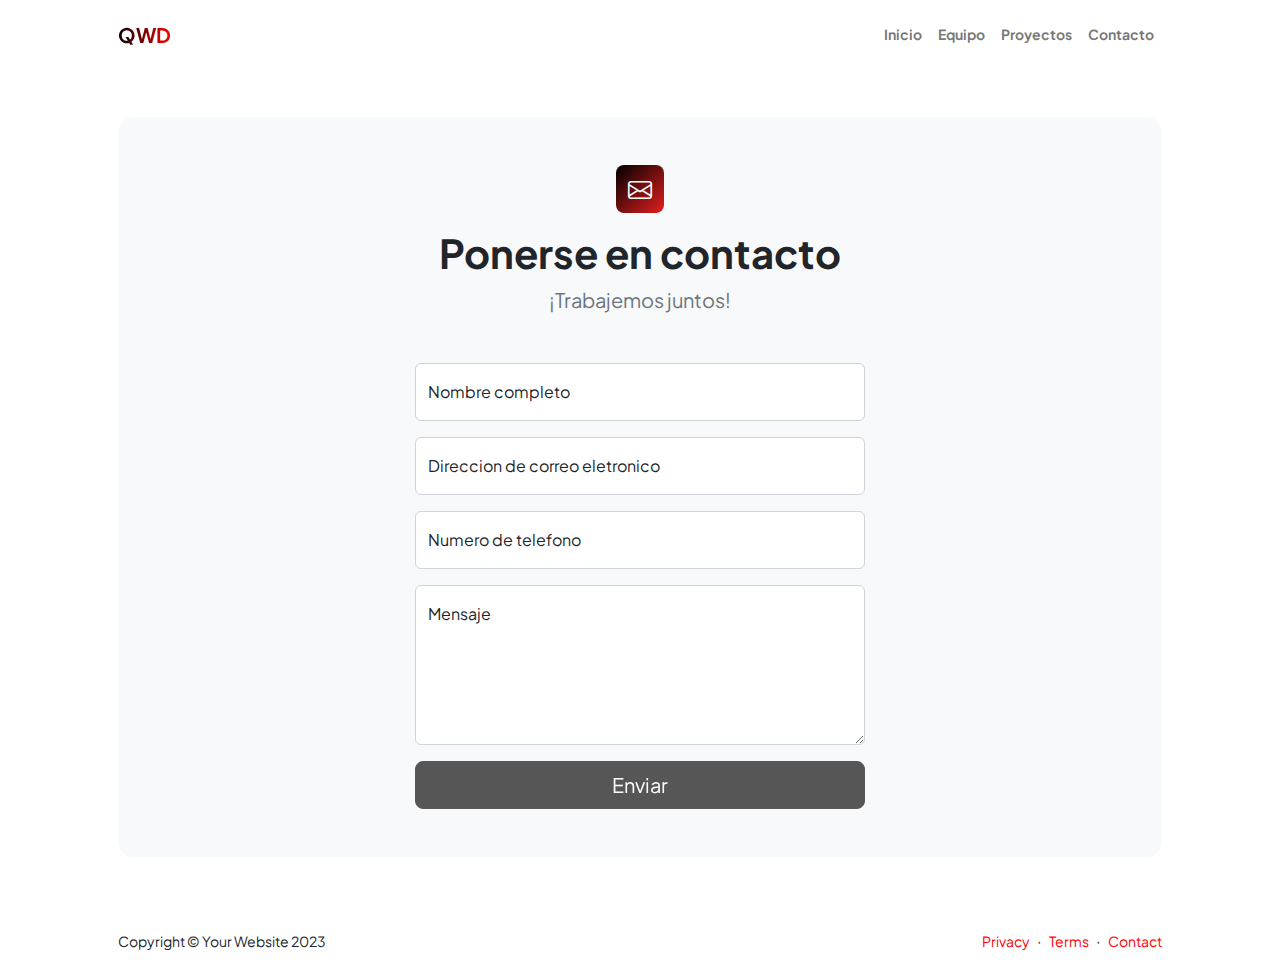
<file: contact.html>
<!DOCTYPE html>
<html lang="en">
    <head>
        <meta charset="utf-8" />
        <meta name="viewport" content="width=device-width, initial-scale=1, shrink-to-fit=no" />
        <meta name="description" content />
        <meta name="author" content />
        <title>Modern Business - Start Bootstrap Template</title>
        <!-- Favicon-->
        <link rel="icon" type="image/x-icon" href="assets/favicon.ico" />
        <!-- Custom Google font-->
        <link rel="preconnect" href="https://fonts.googleapis.com" />
        <link rel="preconnect" href="https://fonts.gstatic.com" crossorigin />
        <link href="https://fonts.googleapis.com/css2?family=Plus+Jakarta+Sans:wght@100;200;300;400;500;600;700;800;900&amp;display=swap" rel="stylesheet" />
        <!-- Bootstrap icons-->
        <link href="https://cdn.jsdelivr.net/npm/bootstrap-icons@1.8.1/font/bootstrap-icons.css" rel="stylesheet" />
        <!-- Core theme CSS (includes Bootstrap)-->
        <link href="css/styles.css" rel="stylesheet" />
    </head>
    <body class="d-flex flex-column">
        <main class="flex-shrink-0">
            <!-- Navigation-->
            <nav class="navbar navbar-expand-lg navbar-light bg-white py-3">
                <div class="container px-5">
                    <a class="navbar-brand" href="index.html"><span class="fw-bolder text-primary">QWD</span></a>
                    <button class="navbar-toggler" type="button" data-bs-toggle="collapse" data-bs-target="#navbarSupportedContent" aria-controls="navbarSupportedContent" aria-expanded="false" aria-label="Toggle navigation"><span class="navbar-toggler-icon"></span></button>
                    <div class="collapse navbar-collapse" id="navbarSupportedContent">
                        <ul class="navbar-nav ms-auto mb-2 mb-lg-0 small fw-bolder">
                            <li class="nav-item"><a class="nav-link" href="index.html">Inicio</a></li>
                            <li class="nav-item"><a class="nav-link" href="resume.html">Equipo</a></li>
                            <li class="nav-item"><a class="nav-link" href="projects.html">Proyectos</a></li>
                            <li class="nav-item"><a class="nav-link" href="contact.html">Contacto</a></li>
                        </ul>
                    </div>
                </div>
            </nav>
            <!-- Page content-->
            <section class="py-5">
                <div class="container px-5">
                    <!-- Contact form-->
                    <div class="bg-light rounded-4 py-5 px-4 px-md-5">
                        <div class="text-center mb-5">
                            <div class="feature bg-primary bg-gradient-primary-to-secondary text-white rounded-3 mb-3"><i class="bi bi-envelope"></i></div>
                            <h1 class="fw-bolder">Ponerse en contacto</h1>
                            <p class="lead fw-normal text-muted mb-0">¡Trabajemos juntos!</p>
                        </div>
                        <div class="row gx-5 justify-content-center">
                            <div class="col-lg-8 col-xl-6">
                                <!-- * * * * * * * * * * * * * * *-->
                                <!-- * * SB Forms Contact Form * *-->
                                <!-- * * * * * * * * * * * * * * *-->
                                <!-- This form is pre-integrated with SB Forms.-->
                                <!-- To make this form functional, sign up at-->
                                <!-- https://startbootstrap.com/solution/contact-forms-->
                                <!-- to get an API token!-->
                                <form id="contactForm" data-sb-form-api-token="API_TOKEN">
                                    <!-- Name input-->
                                    <div class="form-floating mb-3">
                                        <input class="form-control" id="name" type="text" placeholder="Enter your name..." data-sb-validations="required" />
                                        <label for="name">Nombre completo</label>
                                        <div class="invalid-feedback" data-sb-feedback="name:required">Al menos un nombre es requerido.</div>
                                    </div>
                                    <!-- Email address input-->
                                    <div class="form-floating mb-3">
                                        <input class="form-control" id="email" type="email" placeholder="name@example.com" data-sb-validations="required,email" />
                                        <label for="email">Direccion de correo eletronico</label>
                                        <div class="invalid-feedback" data-sb-feedback="email:required">Se requiere un correo eletronico.</div>
                                        <div class="invalid-feedback" data-sb-feedback="email:email">La dirección de correo electronico no es valida.</div>
                                    </div>
                                    <!-- Phone number input-->
                                    <div class="form-floating mb-3">
                                        <input class="form-control" id="phone" type="tel" placeholder="(123) 456-7890" data-sb-validations="required" />
                                        <label for="phone">Numero de telefono</label>
                                        <div class="invalid-feedback" data-sb-feedback="phone:required">Se requiere un numero de telefono.</div>
                                    </div>
                                    <!-- Message input-->
                                    <div class="form-floating mb-3">
                                        <textarea class="form-control" id="message" type="text" placeholder="Enter your message here..." style="height: 10rem" data-sb-validations="required"></textarea>
                                        <label for="message">Mensaje</label>
                                        <div class="invalid-feedback" data-sb-feedback="message:required">Se requiere un mensaje.</div>
                                    </div>
                                    <!-- Submit success message-->
                                    <!---->
                                    <!-- This is what your users will see when the form-->
                                    <!-- has successfully submitted-->
                                    <div class="d-none" id="submitSuccessMessage">
                                        <div class="text-center mb-3">
                                            <div class="fw-bolder">Form submission successful!</div>
                                            To activate this form, sign up at
                                            <br />
                                            <a href="https://startbootstrap.com/solution/contact-forms">https://startbootstrap.com/solution/contact-forms</a>
                                        </div>
                                    </div>
                                    <!-- Submit error message-->
                                    <!---->
                                    <!-- This is what your users will see when there is-->
                                    <!-- an error submitting the form-->
                                    <div class="d-none" id="submitErrorMessage"><div class="text-center text-danger mb-3">Error sending message!</div></div>
                                    <!-- Submit Button-->
                                    <div class="d-grid"><button class="btn btn-primary btn-lg disabled" id="submitButton" type="submit">Enviar</button></div>
                                </form>
                            </div>
                        </div>
                    </div>
                </div>
            </section>
        </main>
        <!-- Footer-->
        <footer class="bg-white py-4 mt-auto">
            <div class="container px-5">
                <div class="row align-items-center justify-content-between flex-column flex-sm-row">
                    <div class="col-auto"><div class="small m-0">Copyright &copy; Your Website 2023</div></div>
                    <div class="col-auto">
                        <a class="small" href="#!">Privacy</a>
                        <span class="mx-1">&middot;</span>
                        <a class="small" href="#!">Terms</a>
                        <span class="mx-1">&middot;</span>
                        <a class="small" href="#!">Contact</a>
                    </div>
                </div>
            </div>
        </footer>
        <!-- Bootstrap core JS-->
        <script src="https://cdn.jsdelivr.net/npm/bootstrap@5.2.3/dist/js/bootstrap.bundle.min.js"></script>
        <!-- Core theme JS-->
        <script src="js/scripts.js"></script>
        <!-- * * * * * * * * * * * * * * * * * * * * * * * * * * * * * * * * * * * * * * * *-->
        <!-- * *                               SB Forms JS                               * *-->
        <!-- * * Activate your form at https://startbootstrap.com/solution/contact-forms * *-->
        <!-- * * * * * * * * * * * * * * * * * * * * * * * * * * * * * * * * * * * * * * * *-->
        <script src="https://cdn.startbootstrap.com/sb-forms-latest.js"></script>
    </body>
</html>
</file>
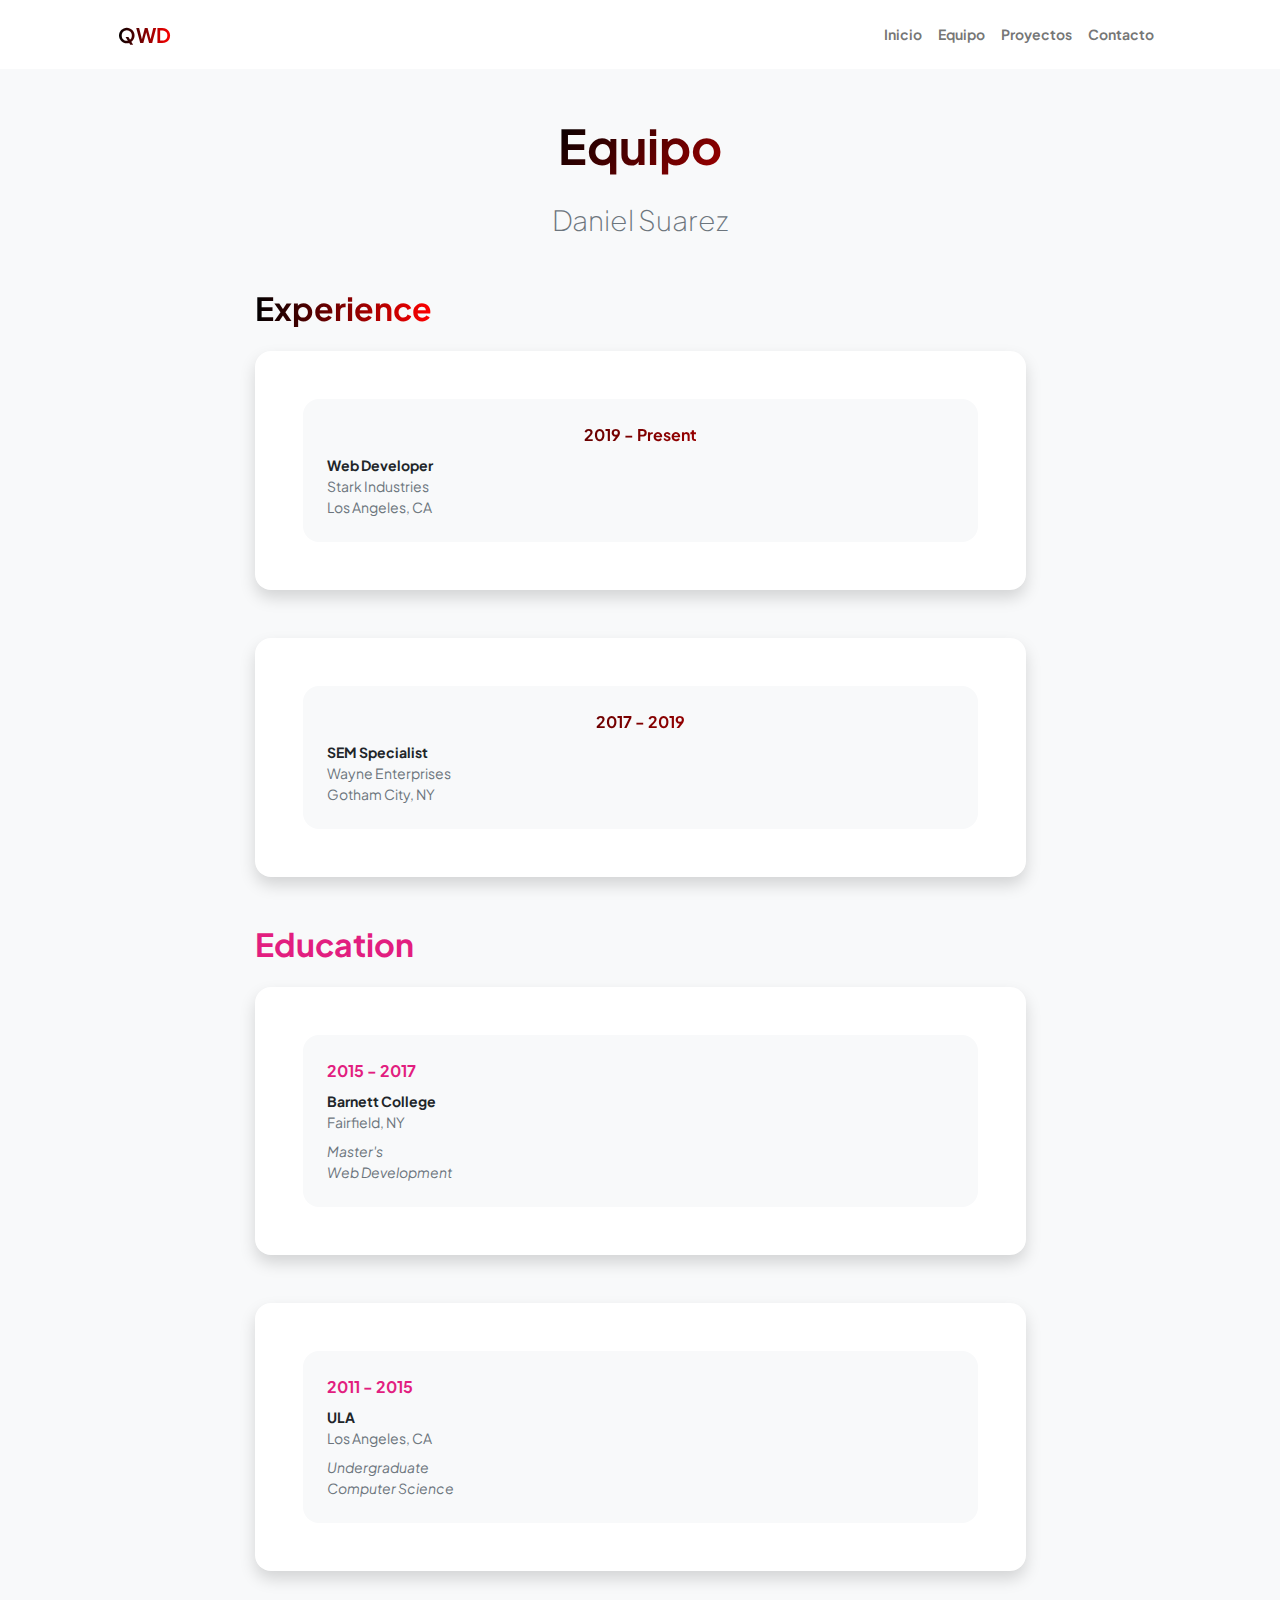
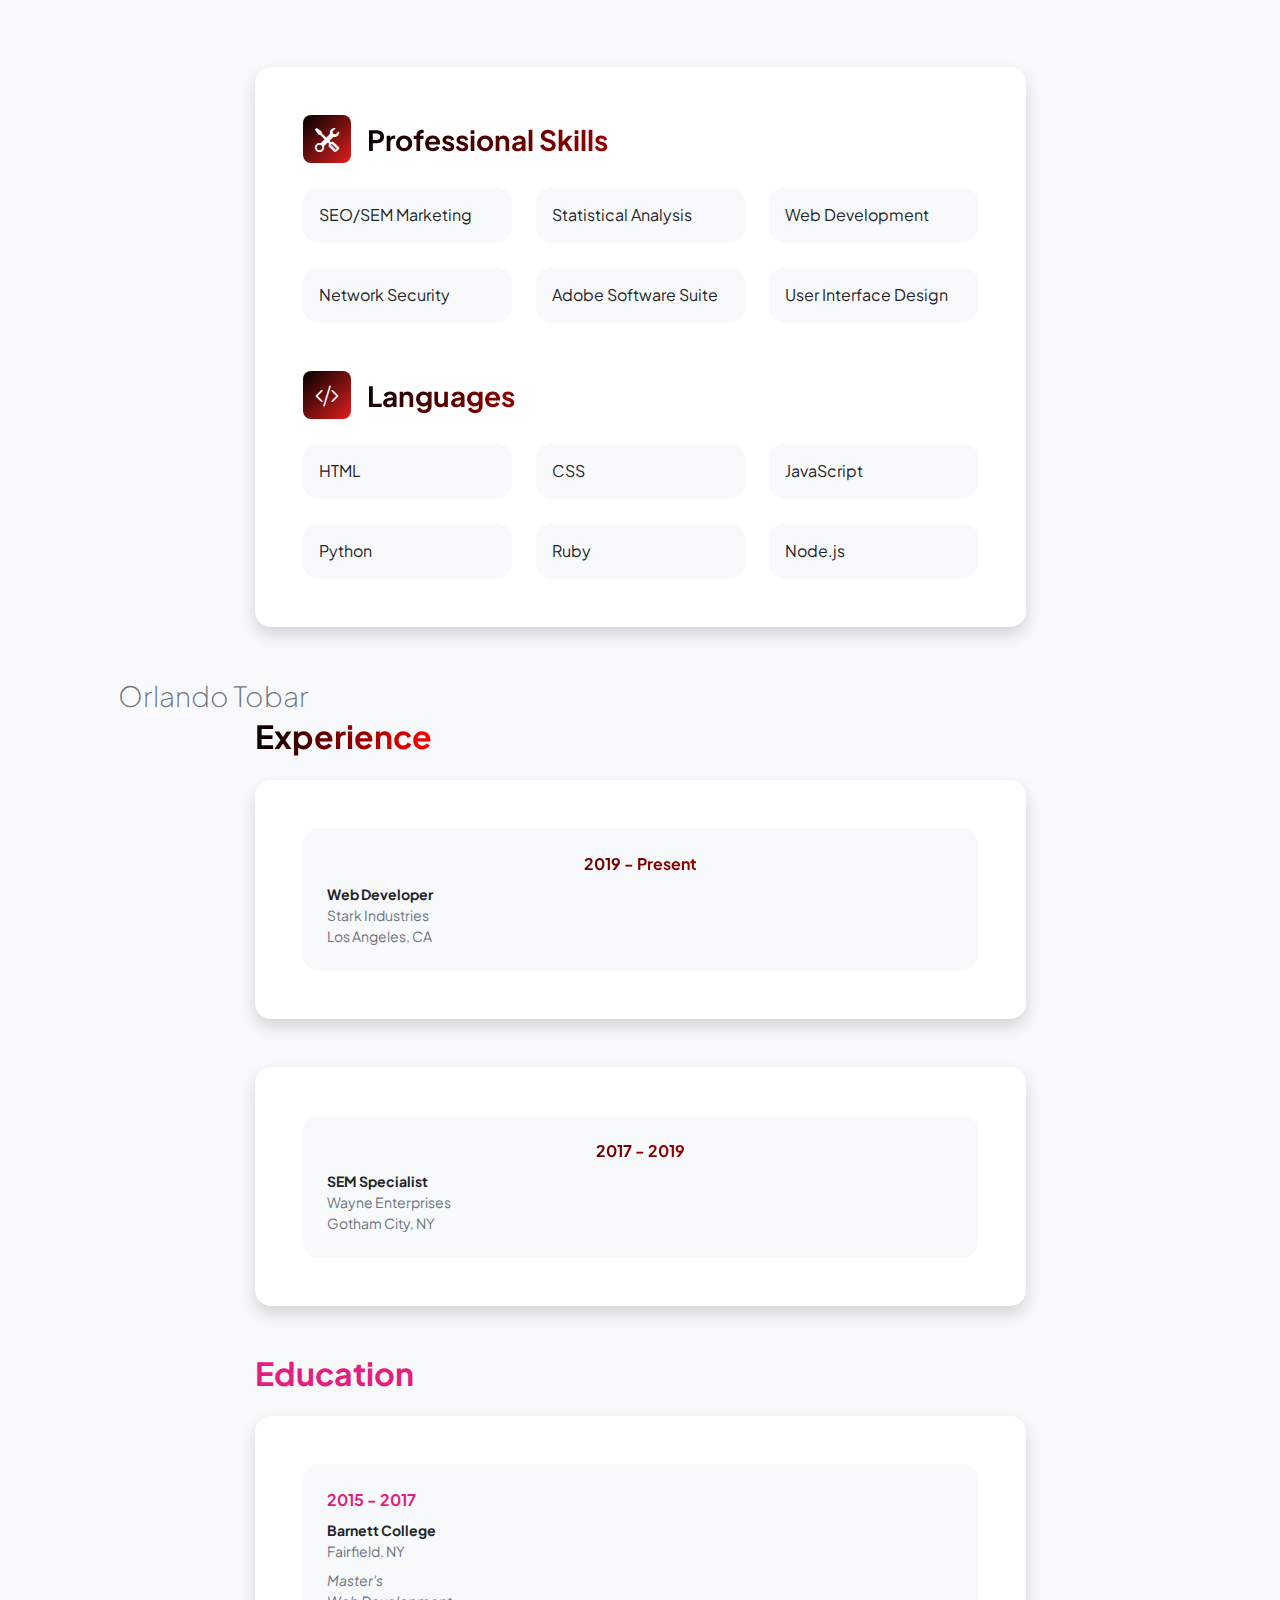
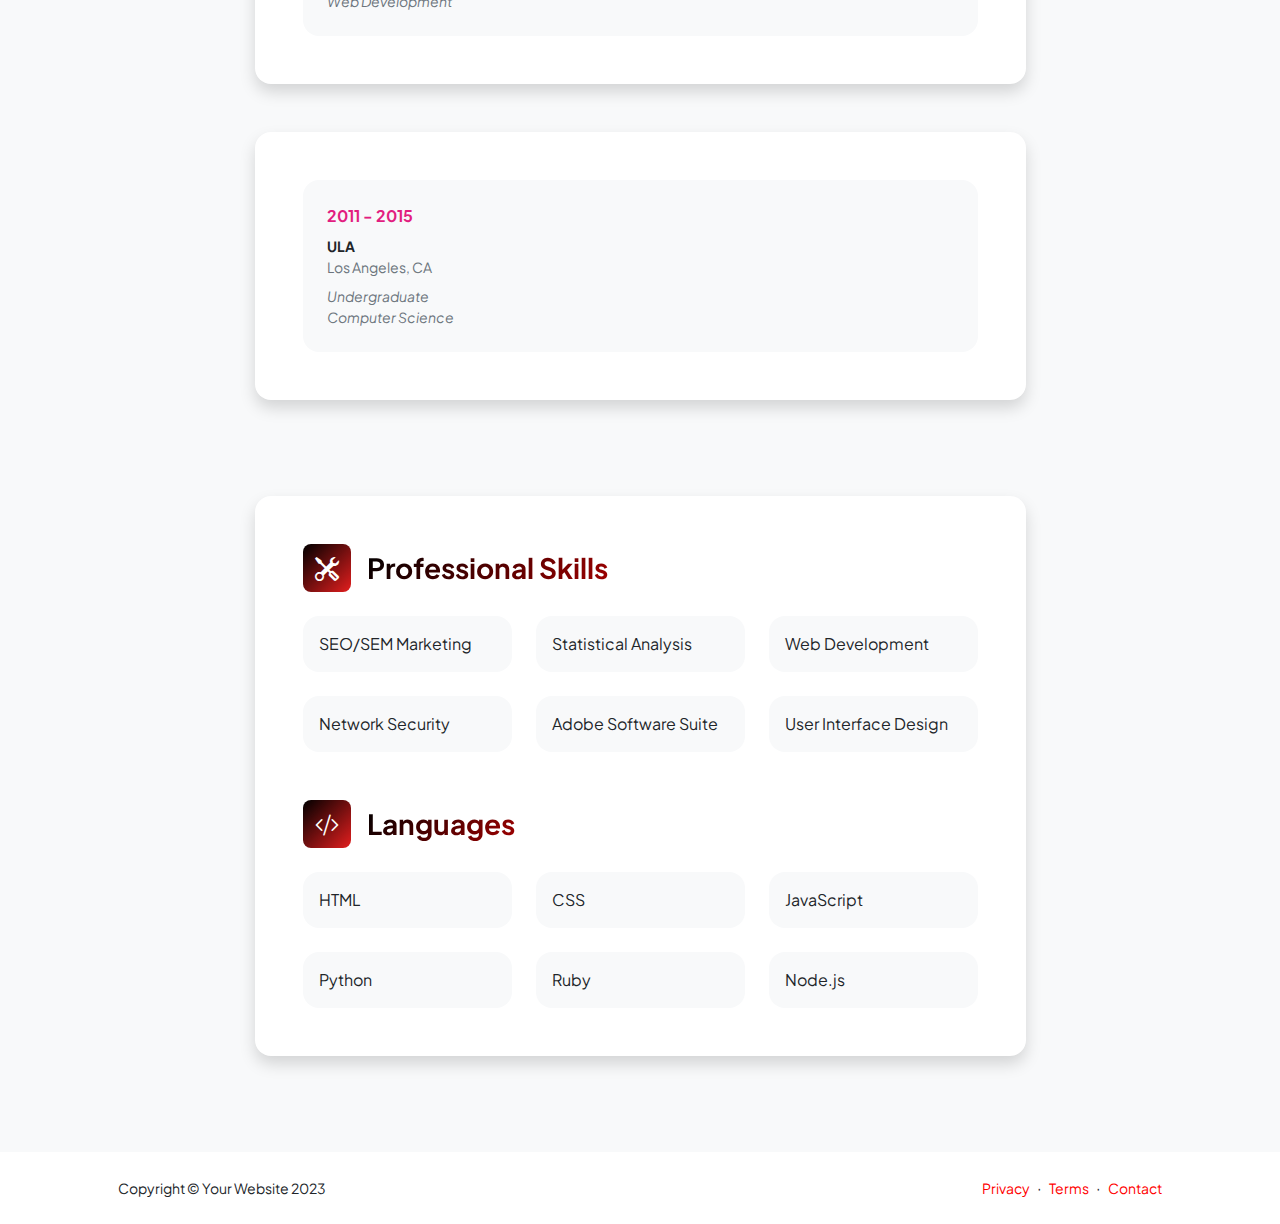
<file: resume.html>
<!DOCTYPE html>
<html lang="en">
    <head>
        <meta charset="utf-8" />
        <meta name="viewport" content="width=device-width, initial-scale=1, shrink-to-fit=no" />
        <meta name="description" content="" />
        <meta name="author" content="" />
        <title>Personal - Start Bootstrap Template</title>
        <!-- Favicon-->
        <link rel="icon" type="image/x-icon" href="assets/favicon.ico" />
        <!-- Custom Google font-->
        <link rel="preconnect" href="https://fonts.googleapis.com" />
        <link rel="preconnect" href="https://fonts.gstatic.com" crossorigin />
        <link href="https://fonts.googleapis.com/css2?family=Plus+Jakarta+Sans:wght@100;200;300;400;500;600;700;800;900&amp;display=swap" rel="stylesheet" />
        <!-- Bootstrap icons-->
        <link href="https://cdn.jsdelivr.net/npm/bootstrap-icons@1.8.1/font/bootstrap-icons.css" rel="stylesheet" />
        <!-- Core theme CSS (includes Bootstrap)-->
        <link href="css/styles.css" rel="stylesheet" />
    </head>
    <body class="d-flex flex-column h-100 bg-light">
        <main class="flex-shrink-0">
            <!-- Navigation-->
            <nav class="navbar navbar-expand-lg navbar-light bg-white py-3">
                <div class="container px-5">
                    <a class="navbar-brand" href="index.html"><span class="fw-bolder text-primary">QWD</span></a>
                    <button class="navbar-toggler" type="button" data-bs-toggle="collapse" data-bs-target="#navbarSupportedContent" aria-controls="navbarSupportedContent" aria-expanded="false" aria-label="Toggle navigation"><span class="navbar-toggler-icon"></span></button>
                    <div class="collapse navbar-collapse" id="navbarSupportedContent">
                        <ul class="navbar-nav ms-auto mb-2 mb-lg-0 small fw-bolder">
                            <li class="nav-item"><a class="nav-link" href="index.html">Inicio</a></li>
                            <li class="nav-item"><a class="nav-link" href="resume.html">Equipo</a></li>
                            <li class="nav-item"><a class="nav-link" href="projects.html">Proyectos</a></li>
                            <li class="nav-item"><a class="nav-link" href="contact.html">Contacto</a></li>
                        </ul>
                    </div>
                </div>
            </nav>
            <!-- Page Content-->
            <div class="container px-5 my-5">
                <div class="text-center mb-5">
                    <h1 class="display-5 fw-bolder mb-0"><span class="text-gradient d-inline">Equipo</span></h1>
                    <br>
                    <div class="fs-3 fw-light text-muted">Daniel Suarez</div>
                </div>
                <div class="row gx-5 justify-content-center">
                    <div class="col-lg-11 col-xl-9 col-xxl-8">
                        <!-- Experience Section-->
                        <section>
                            <div class="d-flex align-items-center justify-content-between mb-4">
                                <h2 class="text-primary fw-bolder mb-0">Experience</h2>
                                <!-- Download resume button-->
                                <!-- Note: Set the link href target to a PDF file within your project-->
                                <!-- <a class="btn btn-primary px-4 py-3" href="#!">
                                    <div class="d-inline-block bi bi-download me-2"></div>
                                    Download Resume
                                </a> -->
                            </div>
                            <!-- Experience Card 1-->
                            <div class="card shadow border-0 rounded-4 mb-5">
                                <div class="card-body p-5">
                                    <div class="row align-items-center gx-5">
                                        <div class="col text-center text-lg-start mb-4 mb-lg-0">
                                            <div class="bg-light p-4 rounded-4">
                                                <div class="text-primary fw-bolder mb-2">2019 - Present</div>
                                                <div class="small fw-bolder">Web Developer</div>
                                                <div class="small text-muted">Stark Industries</div>
                                                <div class="small text-muted">Los Angeles, CA</div>
                                            </div>
                                        </div>
                                        <!-- <div class="col-lg-8"><div>Lorem ipsum dolor sit amet consectetur adipisicing elit. Delectus laudantium, voluptatem quis repellendus eaque sit animi illo ipsam amet officiis corporis sed aliquam non voluptate corrupti excepturi maxime porro fuga.</div></div> -->
                                    </div>
                                </div>
                            </div>
                            <!-- Experience Card 2-->
                            <div class="card shadow border-0 rounded-4 mb-5">
                                <div class="card-body p-5">
                                    <div class="row align-items-center gx-5">
                                        <div class="col text-center text-lg-start mb-4 mb-lg-0">
                                            <div class="bg-light p-4 rounded-4">
                                                <div class="text-primary fw-bolder mb-2">2017 - 2019</div>
                                                <div class="small fw-bolder">SEM Specialist</div>
                                                <div class="small text-muted">Wayne Enterprises</div>
                                                <div class="small text-muted">Gotham City, NY</div>
                                            </div>
                                        </div>
                                        <!-- <div class="col-lg-8"><div>Lorem ipsum dolor sit amet consectetur adipisicing elit. Delectus laudantium, voluptatem quis repellendus eaque sit animi illo ipsam amet officiis corporis sed aliquam non voluptate corrupti excepturi maxime porro fuga.</div></div> -->
                                    </div>
                                </div>
                            </div>
                        </section>
                        <!-- Education Section-->
                        <section>
                            <h2 class="text-secondary fw-bolder mb-4">Education</h2>
                            <!-- Education Card 1-->
                            <div class="card shadow border-0 rounded-4 mb-5">
                                <div class="card-body p-5">
                                    <div class="row align-items-center gx-5">
                                        <div class="col text-center text-lg-start mb-4 mb-lg-0">
                                            <div class="bg-light p-4 rounded-4">
                                                <div class="text-secondary fw-bolder mb-2">2015 - 2017</div>
                                                <div class="mb-2">
                                                    <div class="small fw-bolder">Barnett College</div>
                                                    <div class="small text-muted">Fairfield, NY</div>
                                                </div>
                                                <div class="fst-italic">
                                                    <div class="small text-muted">Master's</div>
                                                    <div class="small text-muted">Web Development</div>
                                                </div>
                                            </div>
                                        </div>
                                        <!-- <div class="col-lg-8"><div>Lorem ipsum dolor sit amet consectetur adipisicing elit. Delectus laudantium, voluptatem quis repellendus eaque sit animi illo ipsam amet officiis corporis sed aliquam non voluptate corrupti excepturi maxime porro fuga.</div></div> -->
                                    </div>
                                </div>
                            </div>
                            <!-- Education Card 2-->
                            <div class="card shadow border-0 rounded-4 mb-5">
                                <div class="card-body p-5">
                                    <div class="row align-items-center gx-5">
                                        <div class="col text-center text-lg-start mb-4 mb-lg-0">
                                            <div class="bg-light p-4 rounded-4">
                                                <div class="text-secondary fw-bolder mb-2">2011 - 2015</div>
                                                <div class="mb-2">
                                                    <div class="small fw-bolder">ULA</div>
                                                    <div class="small text-muted">Los Angeles, CA</div>
                                                </div>
                                                <div class="fst-italic">
                                                    <div class="small text-muted">Undergraduate</div>
                                                    <div class="small text-muted">Computer Science</div>
                                                </div>
                                            </div>
                                        </div>
                                        <!-- <div class="col-lg-8"><div>Lorem ipsum dolor sit amet consectetur adipisicing elit. Delectus laudantium, voluptatem quis repellendus eaque sit animi illo ipsam amet officiis corporis sed aliquam non voluptate corrupti excepturi maxime porro fuga.</div></div> -->
                                    </div>
                                </div>
                            </div>
                        </section>
                        <!-- Divider-->
                        <div class="pb-5"></div>
                        <!-- Skills Section-->
                        <section>
                            <!-- Skillset Card-->
                            <div class="card shadow border-0 rounded-4 mb-5">
                                <div class="card-body p-5">
                                    <!-- Professional skills list-->
                                    <div class="mb-5">
                                        <div class="d-flex align-items-center mb-4">
                                            <div class="feature bg-primary bg-gradient-primary-to-secondary text-white rounded-3 me-3"><i class="bi bi-tools"></i></div>
                                            <h3 class="fw-bolder mb-0"><span class="text-gradient d-inline">Professional Skills</span></h3>
                                        </div>
                                        <div class="row row-cols-1 row-cols-md-3 mb-4">
                                            <div class="col mb-4 mb-md-0"><div class="d-flex align-items-center bg-light rounded-4 p-3 h-100">SEO/SEM Marketing</div></div>
                                            <div class="col mb-4 mb-md-0"><div class="d-flex align-items-center bg-light rounded-4 p-3 h-100">Statistical Analysis</div></div>
                                            <div class="col"><div class="d-flex align-items-center bg-light rounded-4 p-3 h-100">Web Development</div></div>
                                        </div>
                                        <div class="row row-cols-1 row-cols-md-3">
                                            <div class="col mb-4 mb-md-0"><div class="d-flex align-items-center bg-light rounded-4 p-3 h-100">Network Security</div></div>
                                            <div class="col mb-4 mb-md-0"><div class="d-flex align-items-center bg-light rounded-4 p-3 h-100">Adobe Software Suite</div></div>
                                            <div class="col"><div class="d-flex align-items-center bg-light rounded-4 p-3 h-100">User Interface Design</div></div>
                                        </div>
                                    </div>
                                    <!-- Languages list-->
                                    <div class="mb-0">
                                        <div class="d-flex align-items-center mb-4">
                                            <div class="feature bg-primary bg-gradient-primary-to-secondary text-white rounded-3 me-3"><i class="bi bi-code-slash"></i></div>
                                            <h3 class="fw-bolder mb-0"><span class="text-gradient d-inline">Languages</span></h3>
                                        </div>
                                        <div class="row row-cols-1 row-cols-md-3 mb-4">
                                            <div class="col mb-4 mb-md-0"><div class="d-flex align-items-center bg-light rounded-4 p-3 h-100">HTML</div></div>
                                            <div class="col mb-4 mb-md-0"><div class="d-flex align-items-center bg-light rounded-4 p-3 h-100">CSS</div></div>
                                            <div class="col"><div class="d-flex align-items-center bg-light rounded-4 p-3 h-100">JavaScript</div></div>
                                        </div>
                                        <div class="row row-cols-1 row-cols-md-3">
                                            <div class="col mb-4 mb-md-0"><div class="d-flex align-items-center bg-light rounded-4 p-3 h-100">Python</div></div>
                                            <div class="col mb-4 mb-md-0"><div class="d-flex align-items-center bg-light rounded-4 p-3 h-100">Ruby</div></div>
                                            <div class="col"><div class="d-flex align-items-center bg-light rounded-4 p-3 h-100">Node.js</div></div>
                                        </div>
                                    </div>
                                </div>
                            </div>
                        </section>
                    </div>
                    <div class="fs-3 fw-light text-muted">Orlando Tobar</div>
                </div>
                <div class="row gx-5 justify-content-center">
                    <div class="col-lg-11 col-xl-9 col-xxl-8">
                        <!-- Experience Section-->
                        <section>
                            <div class="d-flex align-items-center justify-content-between mb-4">
                                <h2 class="text-primary fw-bolder mb-0">Experience</h2>
                                <!-- Download resume button-->
                                <!-- Note: Set the link href target to a PDF file within your project-->
                                <!-- <a class="btn btn-primary px-4 py-3" href="#!">
                                    <div class="d-inline-block bi bi-download me-2"></div>
                                    Download Resume
                                </a> -->
                            </div>
                            <!-- Experience Card 1-->
                            <div class="card shadow border-0 rounded-4 mb-5">
                                <div class="card-body p-5">
                                    <div class="row align-items-center gx-5">
                                        <div class="col text-center text-lg-start mb-4 mb-lg-0">
                                            <div class="bg-light p-4 rounded-4">
                                                <div class="text-primary fw-bolder mb-2">2019 - Present</div>
                                                <div class="small fw-bolder">Web Developer</div>
                                                <div class="small text-muted">Stark Industries</div>
                                                <div class="small text-muted">Los Angeles, CA</div>
                                            </div>
                                        </div>
                                        <!-- <div class="col-lg-8"><div>Lorem ipsum dolor sit amet consectetur adipisicing elit. Delectus laudantium, voluptatem quis repellendus eaque sit animi illo ipsam amet officiis corporis sed aliquam non voluptate corrupti excepturi maxime porro fuga.</div></div> -->
                                    </div>
                                </div>
                            </div>
                            <!-- Experience Card 2-->
                            <div class="card shadow border-0 rounded-4 mb-5">
                                <div class="card-body p-5">
                                    <div class="row align-items-center gx-5">
                                        <div class="col text-center text-lg-start mb-4 mb-lg-0">
                                            <div class="bg-light p-4 rounded-4">
                                                <div class="text-primary fw-bolder mb-2">2017 - 2019</div>
                                                <div class="small fw-bolder">SEM Specialist</div>
                                                <div class="small text-muted">Wayne Enterprises</div>
                                                <div class="small text-muted">Gotham City, NY</div>
                                            </div>
                                        </div>
                                        <!-- <div class="col-lg-8"><div>Lorem ipsum dolor sit amet consectetur adipisicing elit. Delectus laudantium, voluptatem quis repellendus eaque sit animi illo ipsam amet officiis corporis sed aliquam non voluptate corrupti excepturi maxime porro fuga.</div></div> -->
                                    </div>
                                </div>
                            </div>
                        </section>
                        <!-- Education Section-->
                        <section>
                            <h2 class="text-secondary fw-bolder mb-4">Education</h2>
                            <!-- Education Card 1-->
                            <div class="card shadow border-0 rounded-4 mb-5">
                                <div class="card-body p-5">
                                    <div class="row align-items-center gx-5">
                                        <div class="col text-center text-lg-start mb-4 mb-lg-0">
                                            <div class="bg-light p-4 rounded-4">
                                                <div class="text-secondary fw-bolder mb-2">2015 - 2017</div>
                                                <div class="mb-2">
                                                    <div class="small fw-bolder">Barnett College</div>
                                                    <div class="small text-muted">Fairfield, NY</div>
                                                </div>
                                                <div class="fst-italic">
                                                    <div class="small text-muted">Master's</div>
                                                    <div class="small text-muted">Web Development</div>
                                                </div>
                                            </div>
                                        </div>
                                        <!-- <div class="col-lg-8"><div>Lorem ipsum dolor sit amet consectetur adipisicing elit. Delectus laudantium, voluptatem quis repellendus eaque sit animi illo ipsam amet officiis corporis sed aliquam non voluptate corrupti excepturi maxime porro fuga.</div></div> -->
                                    </div>
                                </div>
                            </div>
                            <!-- Education Card 2-->
                            <div class="card shadow border-0 rounded-4 mb-5">
                                <div class="card-body p-5">
                                    <div class="row align-items-center gx-5">
                                        <div class="col text-center text-lg-start mb-4 mb-lg-0">
                                            <div class="bg-light p-4 rounded-4">
                                                <div class="text-secondary fw-bolder mb-2">2011 - 2015</div>
                                                <div class="mb-2">
                                                    <div class="small fw-bolder">ULA</div>
                                                    <div class="small text-muted">Los Angeles, CA</div>
                                                </div>
                                                <div class="fst-italic">
                                                    <div class="small text-muted">Undergraduate</div>
                                                    <div class="small text-muted">Computer Science</div>
                                                </div>
                                            </div>
                                        </div>
                                        <!-- <div class="col-lg-8"><div>Lorem ipsum dolor sit amet consectetur adipisicing elit. Delectus laudantium, voluptatem quis repellendus eaque sit animi illo ipsam amet officiis corporis sed aliquam non voluptate corrupti excepturi maxime porro fuga.</div></div> -->
                                    </div>
                                </div>
                            </div>
                        </section>
                        <!-- Divider-->
                        <div class="pb-5"></div>
                        <!-- Skills Section-->
                        <section>
                            <!-- Skillset Card-->
                            <div class="card shadow border-0 rounded-4 mb-5">
                                <div class="card-body p-5">
                                    <!-- Professional skills list-->
                                    <div class="mb-5">
                                        <div class="d-flex align-items-center mb-4">
                                            <div class="feature bg-primary bg-gradient-primary-to-secondary text-white rounded-3 me-3"><i class="bi bi-tools"></i></div>
                                            <h3 class="fw-bolder mb-0"><span class="text-gradient d-inline">Professional Skills</span></h3>
                                        </div>
                                        <div class="row row-cols-1 row-cols-md-3 mb-4">
                                            <div class="col mb-4 mb-md-0"><div class="d-flex align-items-center bg-light rounded-4 p-3 h-100">SEO/SEM Marketing</div></div>
                                            <div class="col mb-4 mb-md-0"><div class="d-flex align-items-center bg-light rounded-4 p-3 h-100">Statistical Analysis</div></div>
                                            <div class="col"><div class="d-flex align-items-center bg-light rounded-4 p-3 h-100">Web Development</div></div>
                                        </div>
                                        <div class="row row-cols-1 row-cols-md-3">
                                            <div class="col mb-4 mb-md-0"><div class="d-flex align-items-center bg-light rounded-4 p-3 h-100">Network Security</div></div>
                                            <div class="col mb-4 mb-md-0"><div class="d-flex align-items-center bg-light rounded-4 p-3 h-100">Adobe Software Suite</div></div>
                                            <div class="col"><div class="d-flex align-items-center bg-light rounded-4 p-3 h-100">User Interface Design</div></div>
                                        </div>
                                    </div>
                                    <!-- Languages list-->
                                    <div class="mb-0">
                                        <div class="d-flex align-items-center mb-4">
                                            <div class="feature bg-primary bg-gradient-primary-to-secondary text-white rounded-3 me-3"><i class="bi bi-code-slash"></i></div>
                                            <h3 class="fw-bolder mb-0"><span class="text-gradient d-inline">Languages</span></h3>
                                        </div>
                                        <div class="row row-cols-1 row-cols-md-3 mb-4">
                                            <div class="col mb-4 mb-md-0"><div class="d-flex align-items-center bg-light rounded-4 p-3 h-100">HTML</div></div>
                                            <div class="col mb-4 mb-md-0"><div class="d-flex align-items-center bg-light rounded-4 p-3 h-100">CSS</div></div>
                                            <div class="col"><div class="d-flex align-items-center bg-light rounded-4 p-3 h-100">JavaScript</div></div>
                                        </div>
                                        <div class="row row-cols-1 row-cols-md-3">
                                            <div class="col mb-4 mb-md-0"><div class="d-flex align-items-center bg-light rounded-4 p-3 h-100">Python</div></div>
                                            <div class="col mb-4 mb-md-0"><div class="d-flex align-items-center bg-light rounded-4 p-3 h-100">Ruby</div></div>
                                            <div class="col"><div class="d-flex align-items-center bg-light rounded-4 p-3 h-100">Node.js</div></div>
                                        </div>
                                    </div>
                                </div>
                            </div>
                        </section>
                    </div>
                </div>
            </div>
                </div>
                
            </div>
        </main>
        <!-- Footer-->
        <footer class="bg-white py-4 mt-auto">
            <div class="container px-5">
                <div class="row align-items-center justify-content-between flex-column flex-sm-row">
                    <div class="col-auto"><div class="small m-0">Copyright &copy; Your Website 2023</div></div>
                    <div class="col-auto">
                        <a class="small" href="#!">Privacy</a>
                        <span class="mx-1">&middot;</span>
                        <a class="small" href="#!">Terms</a>
                        <span class="mx-1">&middot;</span>
                        <a class="small" href="#!">Contact</a>
                    </div>
                </div>
            </div>
        </footer>
        <!-- Bootstrap core JS-->
        <script src="https://cdn.jsdelivr.net/npm/bootstrap@5.2.3/dist/js/bootstrap.bundle.min.js"></script>
        <!-- Core theme JS-->
        <script src="js/scripts.js"></script>
    </body>
</html>
</file>
